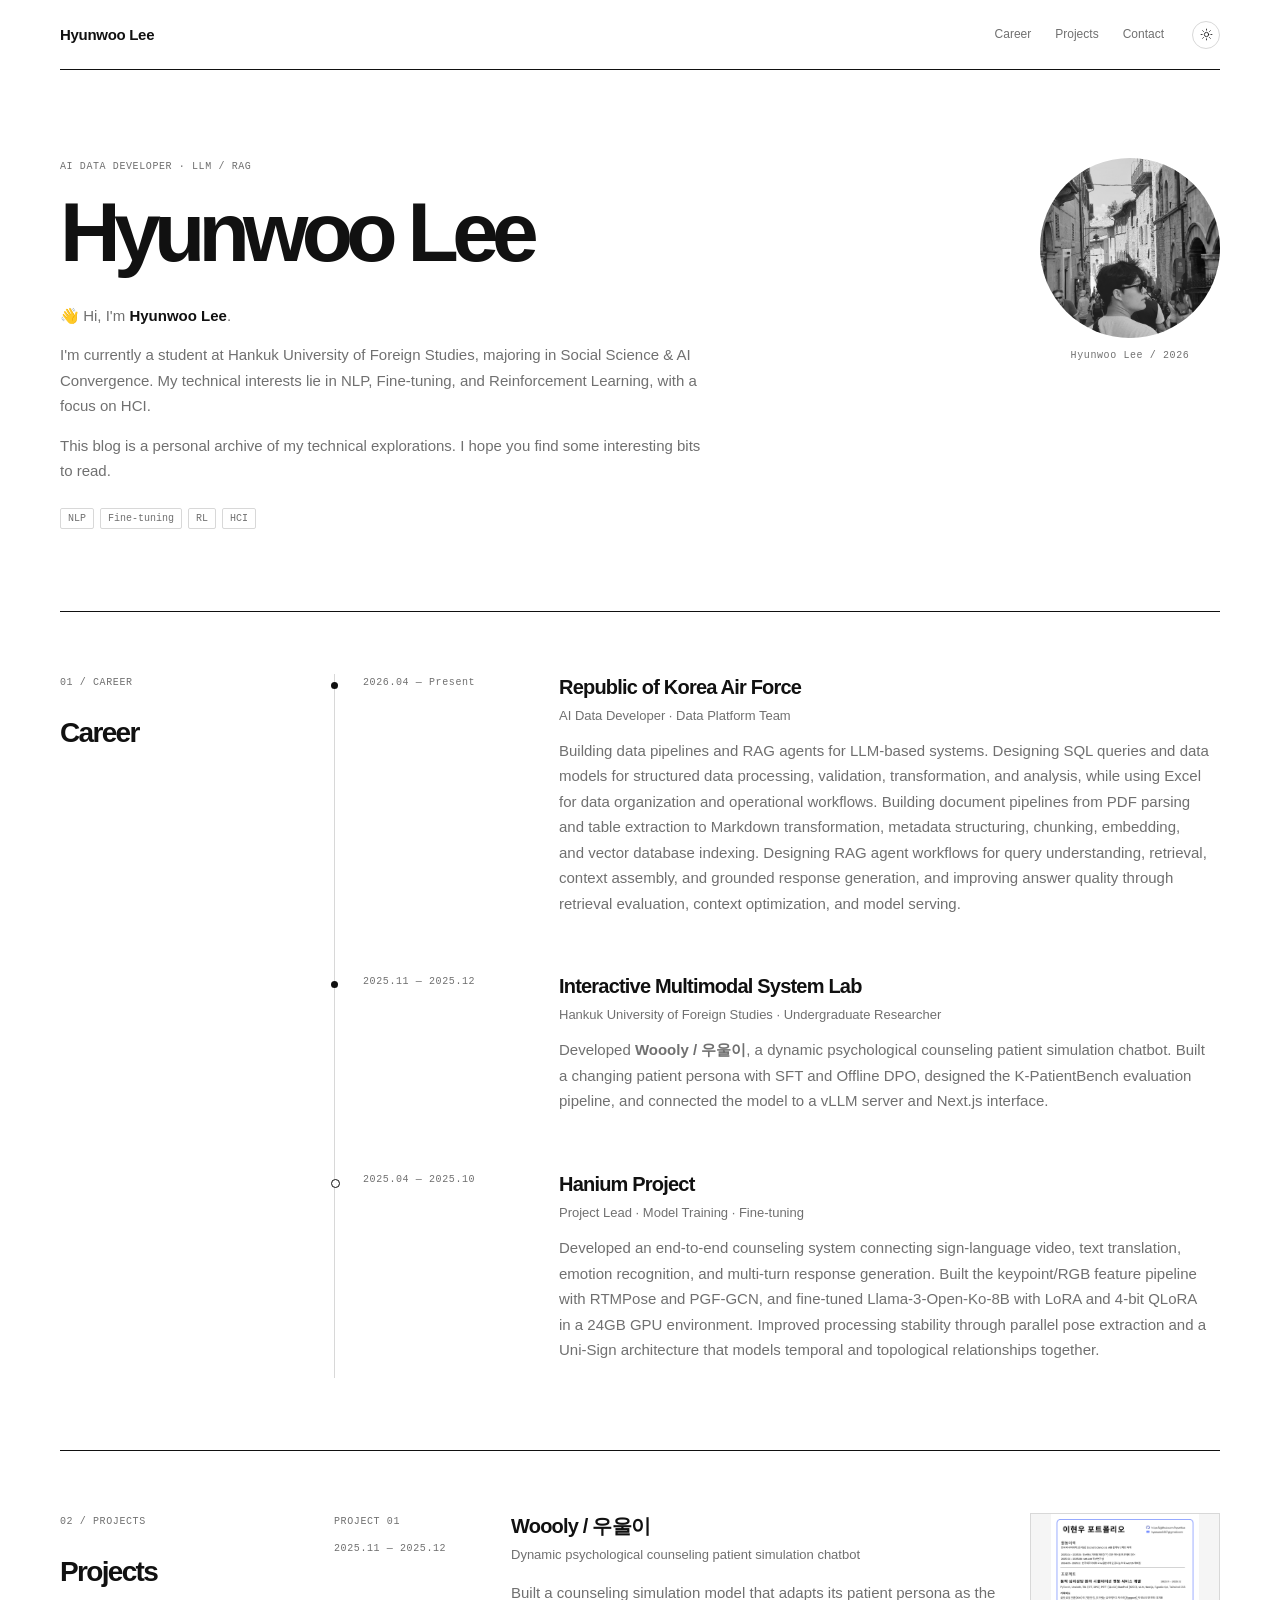
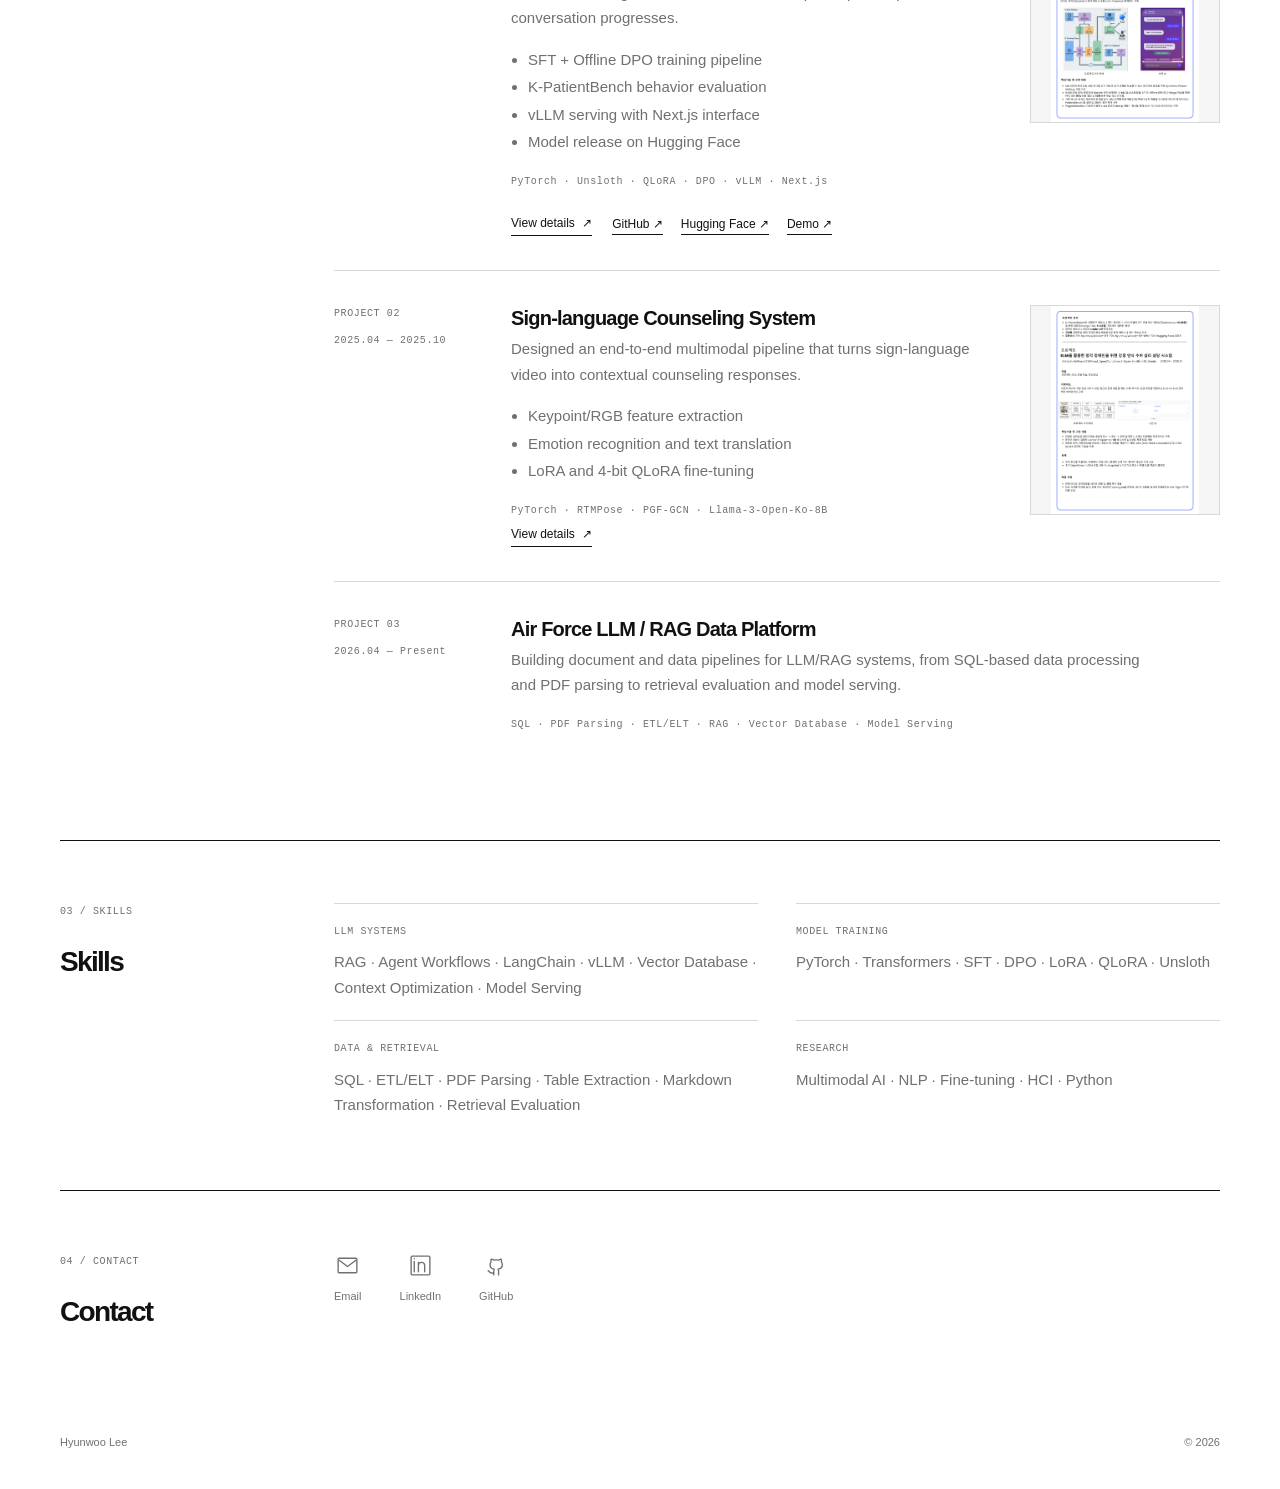
<file: index.html>
<!doctype html>
<html lang="en">
  <head>
    <meta charset="UTF-8" />
    <meta name="viewport" content="width=device-width, initial-scale=1.0" />
    <meta name="description" content="Hyunwoo Lee — AI Data Developer" />
    <meta property="og:title" content="Hyunwoo Lee — AI Data Developer" />
    <meta property="og:description" content="Personal archive and portfolio of Hyunwoo Lee." />
    <meta property="og:type" content="website" />
    <title>Hyunwoo Lee — AI Data Developer</title>
    <link rel="stylesheet" href="./styles.css" />
  </head>
  <body>
    <header class="site-header">
      <a class="wordmark" href="#top" aria-label="Home">Hyunwoo Lee</a>
      <nav aria-label="Main navigation">
        <a href="#career">Career</a>
        <a href="#projects">Projects</a>
        <a href="#contact">Contact</a>
        <button class="theme-toggle" id="theme-toggle" type="button" aria-label="Switch to dark mode" title="Switch theme">
          <svg class="theme-icon sun-icon" viewBox="0 0 24 24" aria-hidden="true"><circle cx="12" cy="12" r="4"></circle><path d="M12 2v2M12 20v2M4.93 4.93l1.41 1.41M17.66 17.66l1.41 1.41M2 12h2M20 12h2M4.93 19.07l1.41-1.41M17.66 6.34l1.41-1.41"></path></svg>
          <svg class="theme-icon moon-icon" viewBox="0 0 24 24" aria-hidden="true"><path d="M20.2 15.2A8.5 8.5 0 0 1 8.8 3.8 8.5 8.5 0 1 0 20.2 15.2Z"></path></svg>
        </button>
      </nav>
    </header>

    <main id="top">
      <section class="intro-section section-rule" aria-labelledby="intro-title">
        <div class="intro-copy">
          <p class="eyebrow">AI DATA DEVELOPER · LLM / RAG</p>
          <h1 id="intro-title">Hyunwoo Lee</h1>
          <div class="intro-text">
            <p>👋 Hi, I'm <strong>Hyunwoo Lee</strong>.</p>
            <p>I'm currently a student at Hankuk University of Foreign Studies, majoring in Social Science &amp; AI Convergence. My technical interests lie in NLP, Fine-tuning, and Reinforcement Learning, with a focus on HCI.</p>
            <p>This blog is a personal archive of my technical explorations. I hope you find some interesting bits to read.</p>
          </div>
          <div class="topic-list" aria-label="Topics">
            <span>NLP</span><span>Fine-tuning</span><span>RL</span><span>HCI</span>
          </div>
        </div>
        <figure class="profile-frame">
          <img src="./assets/profile.jpeg" alt="Hyunwoo Lee" />
          <figcaption>Hyunwoo Lee / 2026</figcaption>
        </figure>
      </section>

      <section class="section-rule content-section" id="career" aria-labelledby="career-title">
        <div class="section-heading"><p class="eyebrow">01 / CAREER</p><h2 id="career-title">Career</h2></div>
        <div class="timeline">
          <article class="timeline-item">
            <p class="date">2026.04 — Present</p>
            <div><h3>Republic of Korea Air Force</h3><p class="role">AI Data Developer · Data Platform Team</p><p>Building data pipelines and RAG agents for LLM-based systems. Designing SQL queries and data models for structured data processing, validation, transformation, and analysis, while using Excel for data organization and operational workflows. Building document pipelines from PDF parsing and table extraction to Markdown transformation, metadata structuring, chunking, embedding, and vector database indexing. Designing RAG agent workflows for query understanding, retrieval, context assembly, and grounded response generation, and improving answer quality through retrieval evaluation, context optimization, and model serving.</p></div>
          </article>
          <article class="timeline-item">
            <p class="date">2025.11 — 2025.12</p>
            <div><h3>Interactive Multimodal System Lab</h3><p class="role">Hankuk University of Foreign Studies · Undergraduate Researcher</p><p>Developed <strong>Woooly / 우울이</strong>, a dynamic psychological counseling patient simulation chatbot. Built a changing patient persona with SFT and Offline DPO, designed the K-PatientBench evaluation pipeline, and connected the model to a vLLM server and Next.js interface.</p></div>
          </article>
          <article class="timeline-item secondary">
            <p class="date">2025.04 — 2025.10</p>
            <div><h3>Hanium Project</h3><p class="role">Project Lead · Model Training · Fine-tuning</p><p>Developed an end-to-end counseling system connecting sign-language video, text translation, emotion recognition, and multi-turn response generation. Built the keypoint/RGB feature pipeline with RTMPose and PGF-GCN, and fine-tuned Llama-3-Open-Ko-8B with LoRA and 4-bit QLoRA in a 24GB GPU environment. Improved processing stability through parallel pose extraction and a Uni-Sign architecture that models temporal and topological relationships together.</p></div>
          </article>
        </div>
      </section>

      <section class="section-rule content-section" id="projects" aria-labelledby="projects-title">
        <div class="section-heading"><p class="eyebrow">02 / PROJECTS</p><h2 id="projects-title">Projects</h2></div>
        <div class="project-list">
          <article class="project project-featured">
            <div class="project-meta"><p class="project-index">PROJECT 01</p><p class="date">2025.11 — 2025.12</p></div>
            <div class="project-body"><h3>Woooly / 우울이</h3><p class="project-title">Dynamic psychological counseling patient simulation chatbot</p><p>Built a counseling simulation model that adapts its patient persona as the conversation progresses.</p><ul class="compact-list"><li>SFT + Offline DPO training pipeline</li><li>K-PatientBench behavior evaluation</li><li>vLLM serving with Next.js interface</li><li>Model release on Hugging Face</li></ul><p class="tags">PyTorch · Unsloth · QLoRA · DPO · vLLM · Next.js</p><div class="project-actions"><button class="detail-button" type="button" data-modal="woooly-modal">View details <span>↗</span></button><div class="link-row"><a class="text-link" href="https://github.com/hyunNus/Woooly" target="_blank" rel="noreferrer">GitHub ↗</a><a class="text-link" href="https://huggingface.co/hyunNus/Woooly-SFT-DPO-70B" target="_blank" rel="noreferrer">Hugging Face ↗</a><a class="text-link" href="https://youtu.be/SM93h0spbR4" target="_blank" rel="noreferrer">Demo ↗</a></div></div></div>
            <img class="project-image" src="./assets/woooly-overview.png" alt="Woooly project architecture and counseling UI" loading="lazy" />
          </article>
          <article class="project">
            <div class="project-meta"><p class="project-index">PROJECT 02</p><p class="date">2025.04 — 2025.10</p></div>
            <div class="project-body"><h3>Sign-language Counseling System</h3><p>Designed an end-to-end multimodal pipeline that turns sign-language video into contextual counseling responses.</p><ul class="compact-list"><li>Keypoint/RGB feature extraction</li><li>Emotion recognition and text translation</li><li>LoRA and 4-bit QLoRA fine-tuning</li></ul><p class="tags">PyTorch · RTMPose · PGF-GCN · Llama-3-Open-Ko-8B</p><button class="detail-button" type="button" data-modal="hanium-modal">View details <span>↗</span></button></div>
            <img class="project-image" src="./assets/sign-language-overview.png" alt="Sign-language counseling system architecture" loading="lazy" />
          </article>
          <article class="project project-simple">
            <div class="project-meta"><p class="project-index">PROJECT 03</p><p class="date">2026.04 — Present</p></div>
            <div class="project-body"><h3>Air Force LLM / RAG Data Platform</h3><p>Building document and data pipelines for LLM/RAG systems, from SQL-based data processing and PDF parsing to retrieval evaluation and model serving.</p><p class="tags">SQL · PDF Parsing · ETL/ELT · RAG · Vector Database · Model Serving</p></div>
          </article>
        </div>
      </section>

      <dialog class="project-modal" id="woooly-modal" aria-labelledby="woooly-modal-title">
        <div class="modal-inner"><button class="modal-close" type="button" data-close-modal aria-label="Close details">×</button><p class="eyebrow">PROJECT 01 / 2025.11 — 2025.12</p><h2 id="woooly-modal-title">Woooly / 우울이</h2><p class="modal-lede">Dynamic psychological counseling patient simulation chatbot</p><div class="modal-grid"><div><span>Problem</span><p>일반적인 챗봇은 상담 관계가 깊어지는 과정에서 환자의 방어적 반응과 변화하는 태도를 충분히 표현하기 어려웠습니다.</p></div><div><span>Approach</span><p>KMI 데이터셋을 바탕으로 상담 단계에 따른 Synthetic Phase-Shifting 데이터를 구성하고, SFT와 Offline DPO를 연결했습니다.</p></div><div><span>Implementation</span><p>Unsloth와 4-bit QLoRA로 학습 비용을 줄이고, K-PatientBench로 Resistance와 Change Talk를 평가했습니다. vLLM 서버와 Next.js UI를 연결해 실제 상담 흐름을 시연했습니다.</p></div><div><span>Outcome</span><p>SFT 대비 DPO 모델의 상담 행동을 정량 비교하고, Hugging Face에 모델을 공개했습니다.</p></div></div><div class="modal-links"><a class="text-link" href="https://github.com/hyunNus/Woooly" target="_blank" rel="noreferrer">GitHub ↗</a><a class="text-link" href="https://huggingface.co/hyunNus/Woooly-SFT-DPO-70B" target="_blank" rel="noreferrer">Hugging Face ↗</a><a class="text-link" href="https://youtu.be/SM93h0spbR4" target="_blank" rel="noreferrer">Demo ↗</a></div></div>
      </dialog>
      <dialog class="project-modal" id="hanium-modal" aria-labelledby="hanium-modal-title">
        <div class="modal-inner"><button class="modal-close" type="button" data-close-modal aria-label="Close details">×</button><p class="eyebrow">PROJECT 02 / 2025.04 — 2025.10</p><h2 id="hanium-modal-title">Sign-language Counseling System</h2><p class="modal-lede">An end-to-end counseling system connecting sign language and text</p><div class="modal-grid"><div><span>Problem</span><p>수어 사용자가 상담 과정에서 겪는 의사소통 장벽을 줄이고, 수어 영상에서 상담에 필요한 의미와 감정을 추출해야 했습니다.</p></div><div><span>Role</span><p>프로젝트 리더로서 모델 학습과 파인튜닝을 담당하고, 영상 입력부터 상담 응답까지의 전체 파이프라인을 설계했습니다.</p></div><div><span>Implementation</span><p>RTMPose·MMPose로 키포인트와 RGB 특징을 추출하고, PGF-GCN과 Uni-Sign 구조로 시공간·위상 정보를 모델링했습니다. Llama-3-Open-Ko-8B는 LoRA와 4-bit QLoRA로 파인튜닝했습니다.</p></div><div><span>Optimization</span><p>24GB GPU 환경에서 병렬 포즈 추출과 파라미터 효율적 학습을 적용해 처리 안정성과 실험 가능성을 높였습니다.</p></div></div><div class="modal-links"><a class="text-link" href="#projects" data-close-modal>Back to projects ↗</a></div></div>
      </dialog>

      <section class="section-rule content-section" aria-labelledby="skills-title">
        <div class="section-heading"><p class="eyebrow">03 / SKILLS</p><h2 id="skills-title">Skills</h2></div>
        <div class="skills-list"><div><span>LLM SYSTEMS</span><p>RAG · Agent Workflows · LangChain · vLLM · Vector Database · Context Optimization · Model Serving</p></div><div><span>MODEL TRAINING</span><p>PyTorch · Transformers · SFT · DPO · LoRA · QLoRA · Unsloth</p></div><div><span>DATA &amp; RETRIEVAL</span><p>SQL · ETL/ELT · PDF Parsing · Table Extraction · Markdown Transformation · Retrieval Evaluation</p></div><div><span>RESEARCH</span><p>Multimodal AI · NLP · Fine-tuning · HCI · Python</p></div></div>
      </section>

      <section class="section-rule content-section contact-section" id="contact" aria-labelledby="contact-title">
        <div class="section-heading"><p class="eyebrow">04 / CONTACT</p><h2 id="contact-title">Contact</h2></div>
        <div class="contact-icons">
          <a class="contact-icon" href="mailto:hyunwoo6867@gmail.com" aria-label="Email Hyunwoo Lee" title="Email"><svg viewBox="0 0 24 24" aria-hidden="true"><rect x="3" y="5" width="18" height="14" rx="1"></rect><path d="m4 7 8 6 8-6"></path></svg><span>Email</span></a>
          <a class="contact-icon" href="https://www.linkedin.com/in/%ED%98%84%EC%9A%B0-%EC%9D%B4-063877365" target="_blank" rel="noreferrer" aria-label="Open LinkedIn" title="LinkedIn"><svg viewBox="0 0 24 24" aria-hidden="true"><path d="M6 8v10M6 5.5v.01M10 18v-6a3 3 0 0 1 6 0v6M10 12V9"></path><path d="M4 3h16a1 1 0 0 1 1 1v16a1 1 0 0 1-1 1H4a1 1 0 0 1-1-1V4a1 1 0 0 1 1-1Z"></path></svg><span>LinkedIn</span></a>
          <a class="contact-icon" href="https://github.com/hyunNus" target="_blank" rel="noreferrer" aria-label="Open GitHub" title="GitHub"><svg viewBox="0 0 24 24" aria-hidden="true"><path d="M9 19c-4 1.2-4-2-5-2m10 4v-3.5c0-1 .1-1.4-.5-2 2-.2 4.1-1 4.1-4.5a3.5 3.5 0 0 0-1-2.5 3.2 3.2 0 0 0-.1-2.5s-.8-.3-2.5.9a8.8 8.8 0 0 0-4.6 0c-1.7-1.2-2.5-.9-2.5-.9a3.2 3.2 0 0 0-.1 2.5 3.5 3.5 0 0 0-1 2.5c0 3.5 2.1 4.3 4.1 4.5-.5.5-.5 1.1-.5 2V21"></path></svg><span>GitHub</span></a>
        </div>
      </section>
    </main>

    <footer class="site-footer"><span>Hyunwoo Lee</span><span>© <span id="year"></span></span></footer>
    <script src="./script.js"></script>
  </body>
</html>
</file>
<file: styles.css>
:root {
  color-scheme: light;
  --ink: #111;
  --muted: #707070;
  --line: #d8d8d8;
  --surface: #fff;
  --soft: #f5f5f5;
  --accent: #111;
  --max: 1160px;
}
[data-theme="dark"] {
  color-scheme: dark;
  --ink: #f2f2f2;
  --muted: #9b9b9b;
  --line: #343434;
  --surface: #101010;
  --soft: #1a1a1a;
  --accent: #fff;
}
* { box-sizing: border-box; }
html { scroll-behavior: smooth; }
body, a, button, .site-header, .section-rule, .topic-list span, .project, .project-image, .skills-list div, .contact-icon, .project-modal, .modal-grid div { transition: background-color .42s ease, color .36s ease, border-color .36s ease, box-shadow .42s ease, opacity .25s ease; }
body { margin: 0; background: var(--surface); color: var(--ink); font-family: Arial, Helvetica, sans-serif; font-size: 15px; line-height: 1.7; -webkit-font-smoothing: antialiased; }
a { color: inherit; text-decoration: none; }
a:hover { opacity: .55; }
.site-header, main, .site-footer { width: min(calc(100% - 48px), var(--max)); margin-inline: auto; }
.site-header { min-height: 70px; display: flex; align-items: center; justify-content: space-between; border-bottom: 1px solid var(--ink); }
.wordmark { font-size: 15px; font-weight: 600; letter-spacing: -.02em; }
nav { display: flex; align-items: center; gap: 24px; font-size: 12px; }
nav a { color: var(--muted); }
.theme-toggle { display: grid; place-items: center; width: 28px; height: 28px; margin-left: 4px; padding: 0; border: 1px solid var(--line); border-radius: 50%; color: var(--ink); background: transparent; cursor: pointer; }
.theme-toggle { overflow: hidden; transition: background-color .35s ease, color .35s ease, border-color .35s ease, transform .35s cubic-bezier(.2,.8,.2,1); }
.theme-toggle:hover { background: var(--soft); transform: rotate(12deg); }
.theme-icon { width: 13px; height: 13px; fill: none; stroke: currentColor; stroke-width: 1.5; stroke-linecap: round; stroke-linejoin: round; }
.theme-icon { transition: transform .42s cubic-bezier(.2,.8,.2,1), opacity .25s ease; }
.moon-icon { display: none; }
[data-theme="dark"] .sun-icon { display: none; }
[data-theme="dark"] .moon-icon { display: block; }
.section-rule { border-top: 1px solid var(--ink); }
.intro-section { display: grid; grid-template-columns: minmax(0, 1fr) 180px; gap: 90px; padding: 88px 0 82px; border-top: 0; }
.eyebrow, .date, .project-index, .tags, .skills-list span, figcaption { margin: 0; font-family: ui-monospace, SFMono-Regular, Menlo, monospace; font-size: 10px; letter-spacing: .06em; }
.eyebrow { margin-bottom: 18px; color: var(--muted); }
h1, h2, h3, p { margin-top: 0; }
h1 { margin-bottom: 30px; font-size: clamp(48px, 7vw, 84px); line-height: .95; letter-spacing: -.08em; font-weight: 600; }
.intro-text { max-width: 650px; color: var(--muted); }
.intro-text p { margin-bottom: 14px; }
.intro-text strong { color: var(--ink); font-weight: 600; }
.topic-list { display: flex; flex-wrap: wrap; gap: 6px; margin-top: 24px; }
.topic-list span { padding: 1px 7px; border: 1px solid var(--line); border-radius: 2px; color: var(--muted); font-family: ui-monospace, SFMono-Regular, Menlo, monospace; font-size: 10px; }
.profile-frame { margin: 0; }
.profile-frame img { display: block; width: 100%; aspect-ratio: 1; border-radius: 50%; object-fit: cover; filter: grayscale(100%); }
figcaption { margin-top: 9px; color: var(--muted); text-align: center; }
.content-section { display: grid; grid-template-columns: 210px minmax(0, 1fr); gap: 64px; padding: 62px 0 72px; }
.section-heading h2 { margin: 4px 0 0; font-size: 28px; letter-spacing: -.06em; font-weight: 600; }
.timeline { border-left: 1px solid var(--line); }
.timeline-item { display: grid; grid-template-columns: 170px minmax(0, 1fr); gap: 26px; position: relative; padding: 0 0 42px 28px; }
.timeline-item:last-child { padding-bottom: 0; }
.timeline-item::before { content: ''; position: absolute; top: 8px; left: -4px; width: 7px; height: 7px; border-radius: 50%; background: var(--ink); }
.timeline-item.secondary::before { background: var(--surface); border: 1px solid var(--ink); }
.date { color: var(--muted); white-space: nowrap; }
h3 { margin-bottom: 5px; font-size: 20px; line-height: 1.3; letter-spacing: -.04em; font-weight: 600; }
.role { margin-bottom: 11px; color: var(--muted); font-size: 13px; }
.timeline-item p:last-child, .project-body > p:not(.project-title):not(.tags) { max-width: 650px; color: var(--muted); }
.project-list { grid-column: 2; }
.project { display: grid; grid-template-columns: 145px minmax(0, 1fr) 190px; gap: 32px; padding: 34px 0; border-bottom: 1px solid var(--line); }
.project:first-child { padding-top: 0; }
.project:last-child { border-bottom: 0; }
.project-meta, .project-body, .project-image { min-width: 0; }
.project-meta .date { margin-top: 10px; white-space: normal; }
.project-index { color: var(--muted); }
.project-title { margin-bottom: 14px; color: var(--muted); font-size: 13px; }
.compact-list { margin: 16px 0 18px; padding-left: 17px; color: var(--muted); }
.compact-list li { margin: 2px 0; }
.tags { margin-top: 18px; color: var(--muted); line-height: 1.8; overflow-wrap: anywhere; }
.project-image { align-self: start; width: 100%; height: 210px; object-fit: contain; object-position: top; background: var(--soft); border: 1px solid var(--line); }
.project-simple { grid-template-columns: 145px minmax(0, 1fr); }
.link-row { display: flex; flex-wrap: wrap; gap: 18px; margin-top: 24px; }
.text-link { border-bottom: 1px solid currentColor; font-size: 12px; }
.project-actions { display: flex; align-items: center; flex-wrap: wrap; gap: 20px; margin-top: 22px; }
.project-actions .link-row { margin-top: 0; }
.detail-button { padding: 0 0 2px; border: 0; border-bottom: 1px solid var(--ink); color: var(--ink); background: transparent; font: inherit; font-size: 12px; cursor: pointer; }
.detail-button:hover { opacity: .55; }
.detail-button span { margin-left: 4px; }
.project-modal { width: min(760px, calc(100% - 32px)); max-height: min(780px, calc(100vh - 32px)); padding: 0; border: 1px solid var(--line); border-radius: 3px; color: var(--ink); background: var(--surface); box-shadow: 0 24px 80px rgba(0, 0, 0, .24); }
.project-modal[open] { animation: modal-in .34s cubic-bezier(.2,.8,.2,1) both; }
.project-modal::backdrop { background: rgba(0, 0, 0, .58); animation: backdrop-in .34s ease both; }
.modal-inner { position: relative; padding: 47px 50px 42px; }
.modal-inner::before { content: ''; position: absolute; top: 0; left: 50px; right: 50px; height: 3px; background: var(--ink); }
.modal-close { position: absolute; top: 17px; right: 20px; width: 28px; height: 28px; padding: 0; border: 1px solid var(--line); border-radius: 50%; color: var(--ink); background: transparent; font-size: 20px; line-height: 1; cursor: pointer; }
.modal-close:hover { background: var(--soft); }
.project-modal h2 { margin: 0 0 9px; font-size: 32px; letter-spacing: -.06em; }
.modal-lede { max-width: 550px; margin-bottom: 32px; color: var(--muted); font-size: 14px; }
.modal-grid { display: grid; grid-template-columns: 1fr 1fr; gap: 25px 32px; border-top: 1px solid var(--line); padding-top: 25px; }
.modal-grid div { min-height: 142px; padding: 17px 18px 18px; border: 1px solid var(--line); background: var(--soft); }
.modal-grid span { display: block; margin-bottom: 10px; color: var(--ink); font-family: ui-monospace, SFMono-Regular, Menlo, monospace; font-size: 10px; letter-spacing: .08em; text-transform: uppercase; }
.modal-grid p { margin: 0; color: var(--muted); font-size: 14px; line-height: 1.75; }
.modal-links { display: flex; flex-wrap: wrap; gap: 20px; margin-top: 30px; padding-top: 20px; border-top: 1px solid var(--line); }
@keyframes modal-in { from { opacity: 0; transform: translateY(14px) scale(.985); } to { opacity: 1; transform: translateY(0) scale(1); } }
@keyframes backdrop-in { from { opacity: 0; } to { opacity: 1; } }
::view-transition-old(root), ::view-transition-new(root) { animation-duration: .42s; animation-timing-function: cubic-bezier(.2,.8,.2,1); }
.skills-list { grid-column: 2; display: grid; grid-template-columns: 1fr 1fr; gap: 20px 38px; }
.skills-list div { border-top: 1px solid var(--line); padding-top: 12px; }
.skills-list span { color: var(--muted); }
.skills-list p { margin: 8px 0 0; color: var(--muted); }
.contact-icons { grid-column: 2; display: flex; gap: 38px; align-items: flex-start; }
.contact-icon { display: inline-flex; flex-direction: column; align-items: center; gap: 9px; color: var(--muted); font-size: 11px; }
.contact-icon svg { width: 25px; height: 25px; fill: none; stroke: currentColor; stroke-width: 1.3; stroke-linecap: round; stroke-linejoin: round; }
.contact-icon:hover { color: var(--ink); opacity: 1; }
.site-footer { display: flex; justify-content: space-between; padding: 25px 0 38px; color: var(--muted); font-size: 11px; }
@media (max-width: 760px) {
  .site-header, main, .site-footer { width: min(calc(100% - 32px), var(--max)); }
  .site-header { min-height: 62px; }
  nav { gap: 13px; font-size: 10px; }
  .intro-section { grid-template-columns: 1fr; gap: 30px; padding: 62px 0 56px; }
  .profile-frame { width: 150px; }
  h1 { font-size: 60px; }
  .content-section { grid-template-columns: 1fr; gap: 32px; padding: 48px 0 56px; }
  .project-list, .skills-list, .contact-icons { grid-column: 1; }
  .timeline-item { grid-template-columns: 1fr; gap: 3px; padding-left: 21px; }
  .date { white-space: normal; }
  .project, .project-simple { grid-template-columns: 1fr; gap: 17px; }
  .project-image { height: auto; max-height: 240px; }
  .project-actions { align-items: flex-start; flex-direction: column; gap: 14px; }
  .modal-inner { padding: 42px 22px 28px; }
  .modal-inner::before { left: 22px; right: 22px; }
  .project-modal h2 { font-size: 26px; }
  .modal-grid { grid-template-columns: 1fr; gap: 17px; }
  .modal-grid p { font-size: 13px; }
  .skills-list { grid-template-columns: 1fr; gap: 17px; }
  .contact-icons { gap: 26px; }
}
@media (prefers-reduced-motion: reduce) {
  html { scroll-behavior: auto; }
  *, *::before, *::after { animation-duration: .01ms !important; transition-duration: .01ms !important; }
}
</file>
